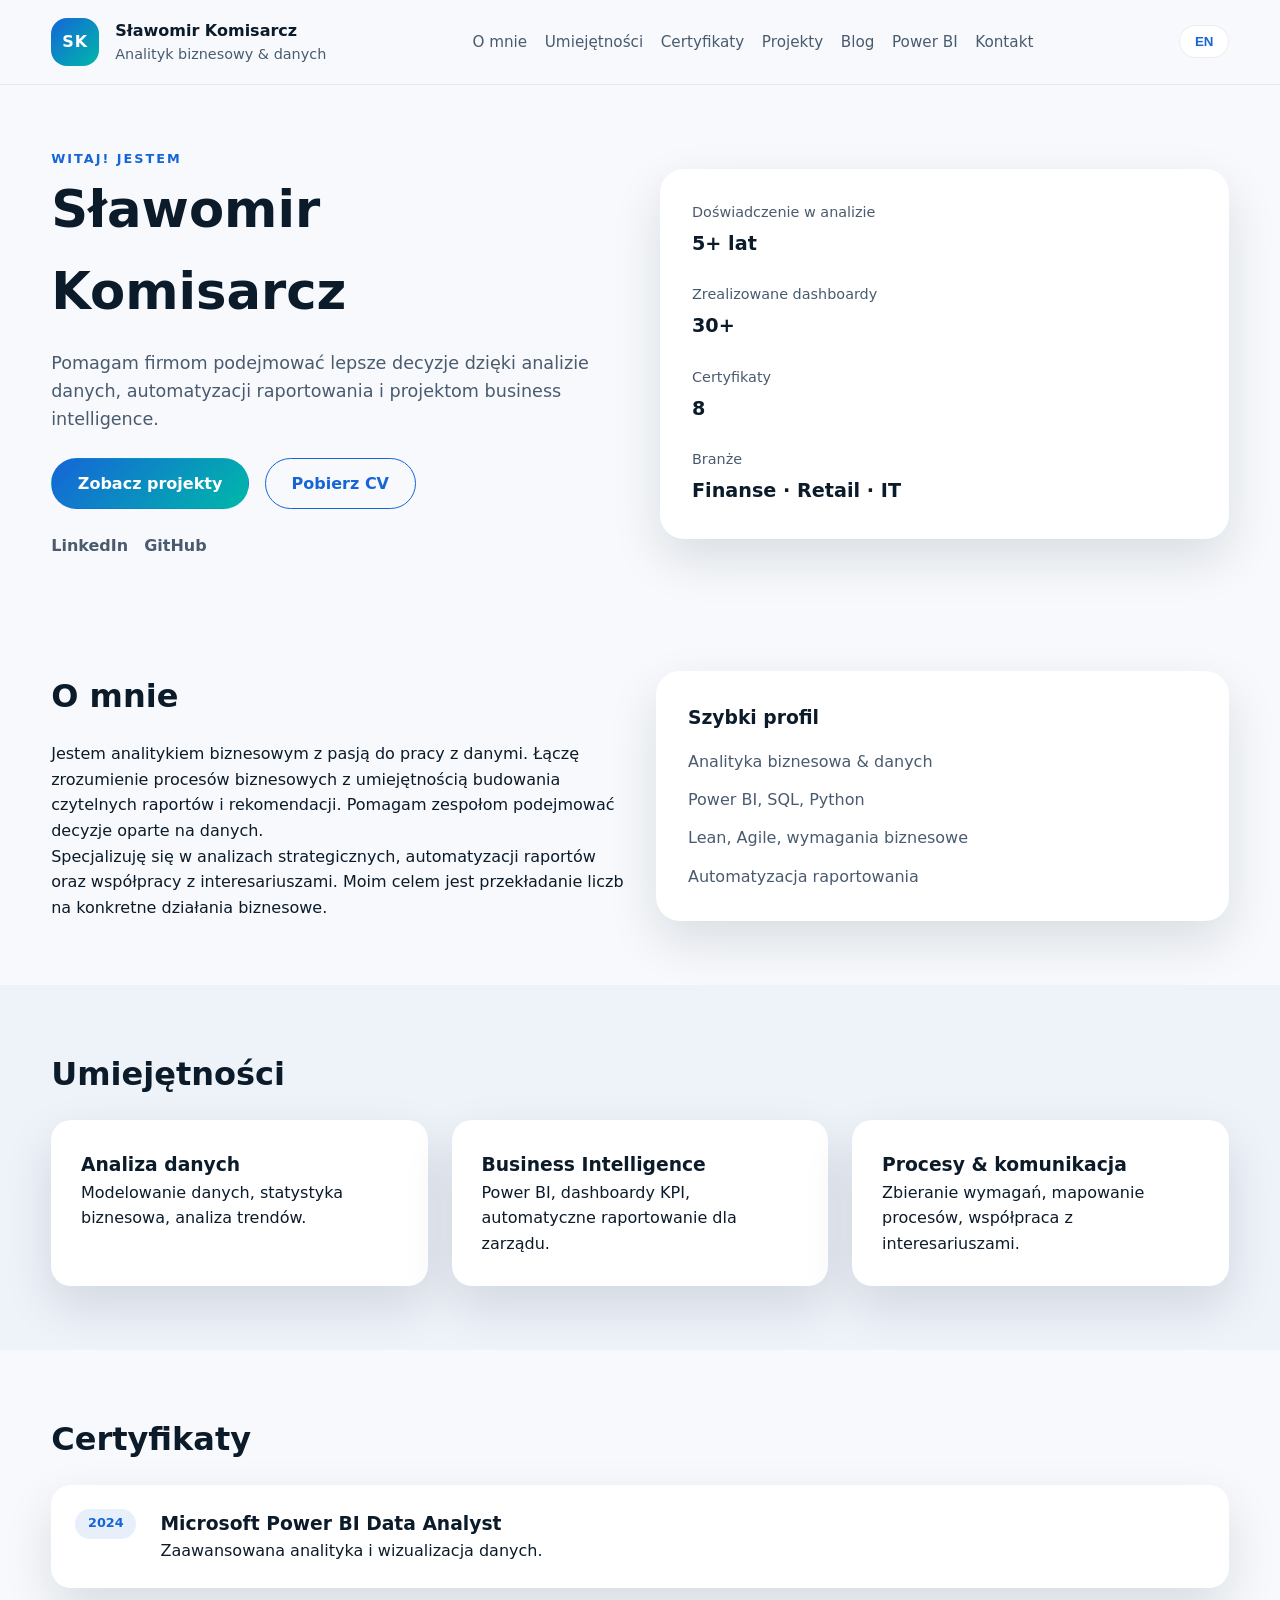
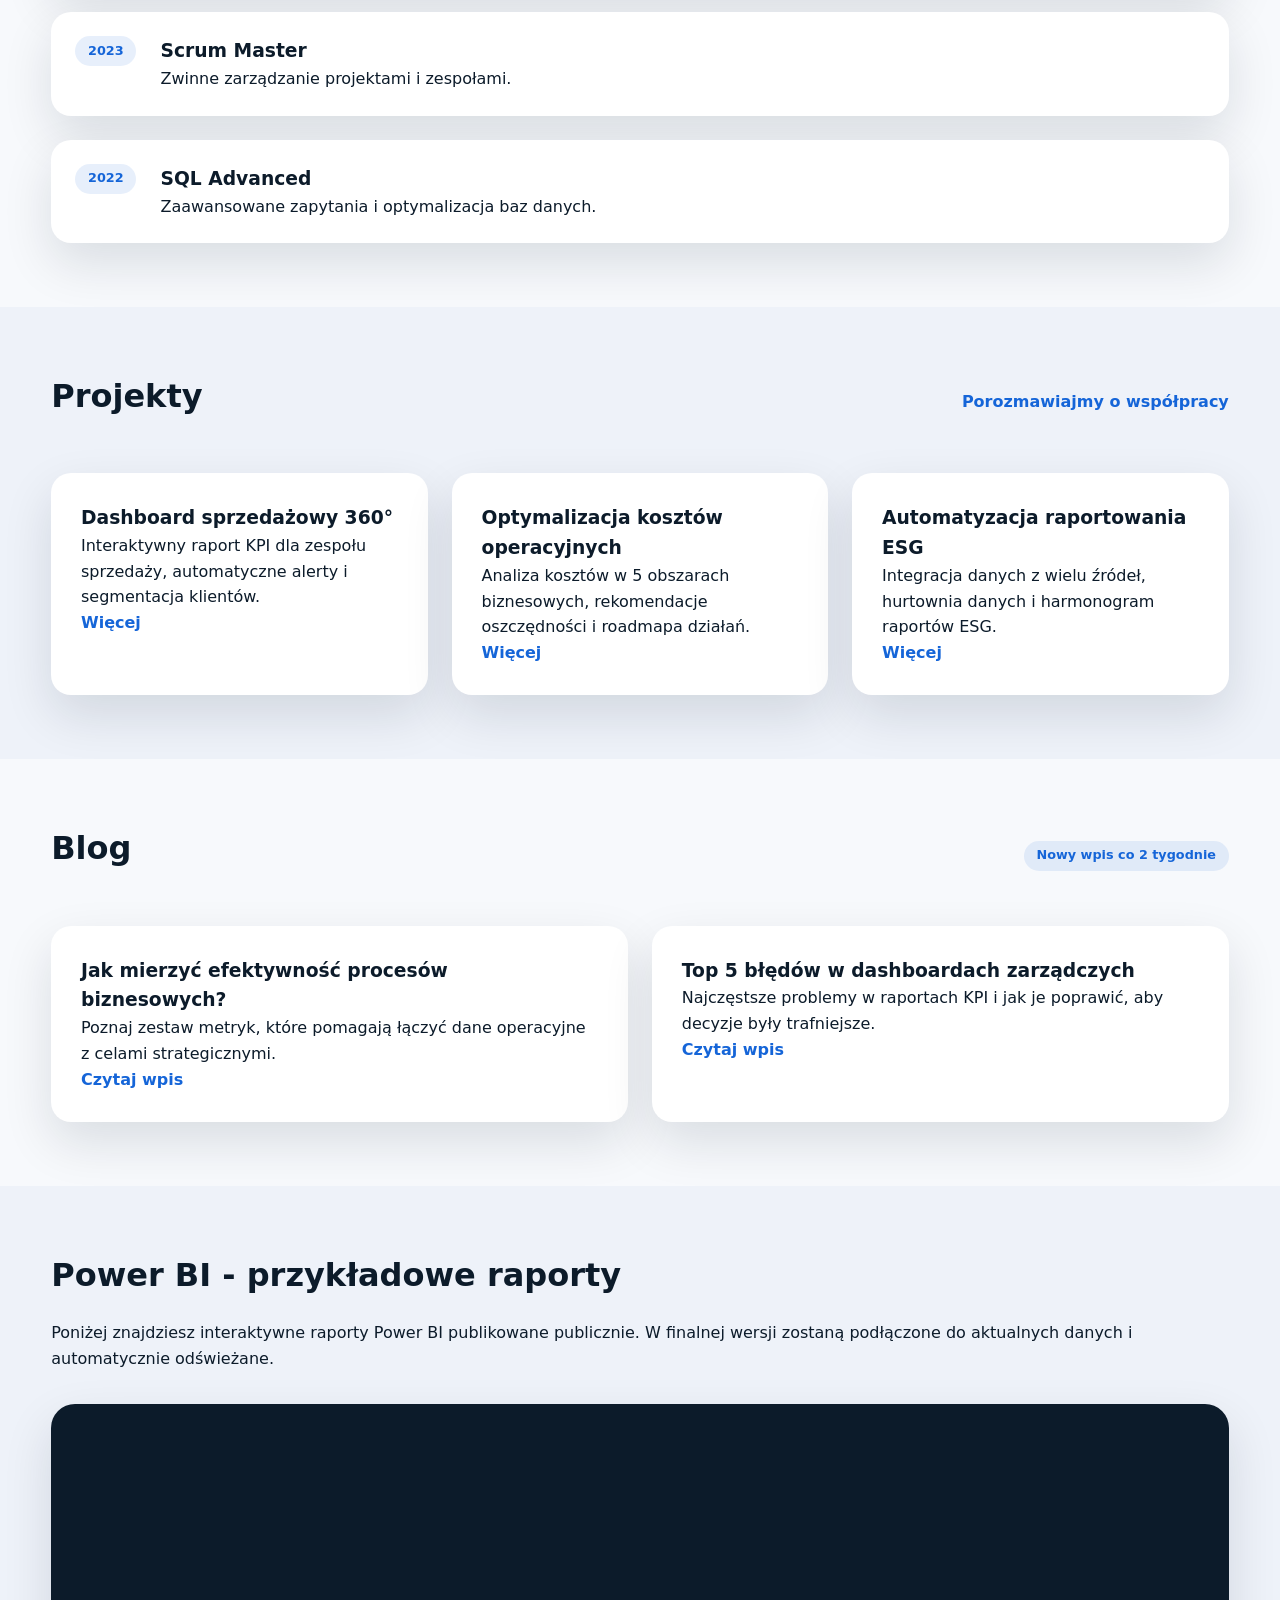
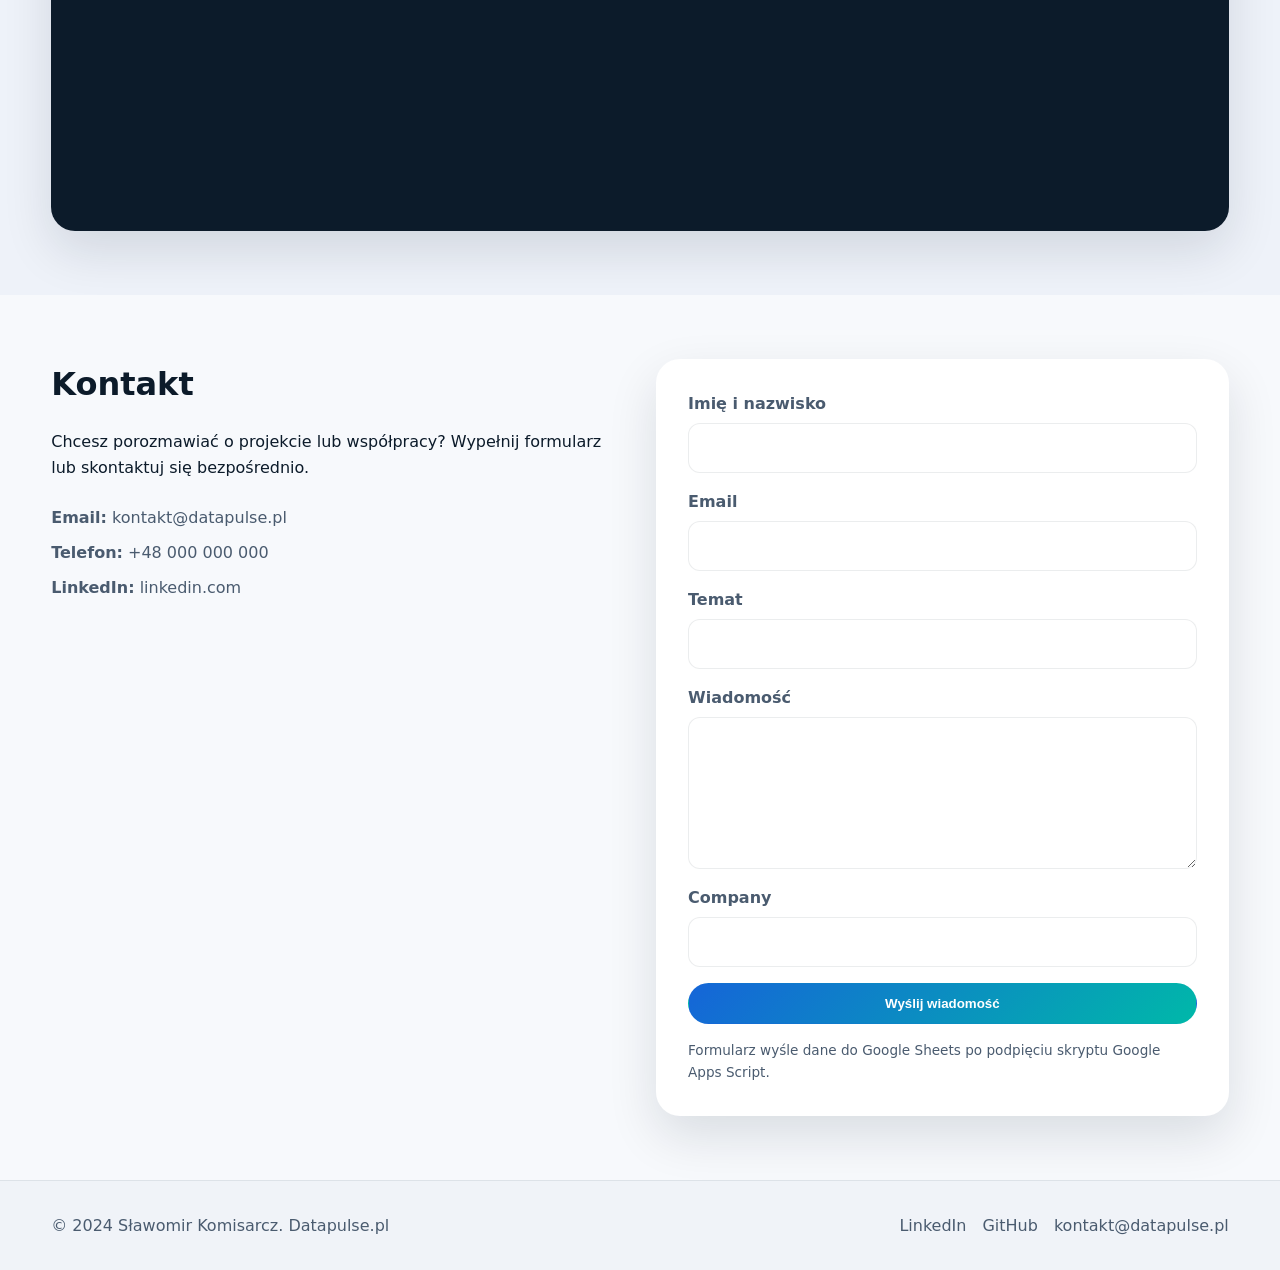
<file: portfolio/index.html>
<!DOCTYPE html>
<html lang="pl">
  <head>
    <meta charset="UTF-8" />
    <meta name="viewport" content="width=device-width, initial-scale=1" />
    <title>Sławomir Komisarcz - Portfolio</title>
    <meta
      name="description"
      content="Portfolio analityka biznesowego i danych - projekty, certyfikaty, blog i raporty Power BI."
    />
    <link rel="stylesheet" href="styles.css" />
  </head>
  <body>
    <header class="site-header">
      <div class="container header-content">
        <div class="brand">
          <span class="brand-mark">SK</span>
          <div>
            <p class="brand-title">Sławomir Komisarcz</p>
            <p class="brand-subtitle" data-i18n="tagline">Analityk biznesowy &amp; danych</p>
          </div>
        </div>
        <nav class="main-nav">
          <a href="#about" data-i18n="nav.about">O mnie</a>
          <a href="#skills" data-i18n="nav.skills">Umiejętności</a>
          <a href="#certs" data-i18n="nav.certs">Certyfikaty</a>
          <a href="#projects" data-i18n="nav.projects">Projekty</a>
          <a href="#blog" data-i18n="nav.blog">Blog</a>
          <a href="#powerbi" data-i18n="nav.powerbi">Power BI</a>
          <a href="#contact" data-i18n="nav.contact">Kontakt</a>
        </nav>
        <button class="lang-toggle" type="button" data-lang-toggle>EN</button>
      </div>
    </header>

    <main>
      <section class="hero">
        <div class="container hero-content">
          <div class="hero-text">
            <p class="eyebrow" data-i18n="hero.eyebrow">Witaj! Jestem</p>
            <h1>Sławomir Komisarcz</h1>
            <p class="lead" data-i18n="hero.lead">
              Pomagam firmom podejmować lepsze decyzje dzięki analizie danych, automatyzacji raportowania i
              projektom business intelligence.
            </p>
            <div class="hero-actions">
              <a class="button primary" href="#projects" data-i18n="hero.primary">Zobacz projekty</a>
              <a class="button ghost" href="assets/CV-Sławomir-Komisarczyk.pdf" data-i18n="hero.secondary" download
                >Pobierz CV</a
              >
            </div>
            <div class="hero-socials">
              <a href="https://www.linkedin.com/in/slawomir-komisarczyk/" target="_blank" rel="noreferrer">LinkedIn</a>
              <a href="https://github.com/" target="_blank" rel="noreferrer">GitHub</a>
            </div>
          </div>
          <div class="hero-card">
            <div class="metric">
              <p class="metric-label" data-i18n="hero.metric1">Doświadczenie w analizie</p>
              <p class="metric-value">5+ lat</p>
            </div>
            <div class="metric">
              <p class="metric-label" data-i18n="hero.metric2">Zrealizowane dashboardy</p>
              <p class="metric-value">30+</p>
            </div>
            <div class="metric">
              <p class="metric-label" data-i18n="hero.metric3">Certyfikaty</p>
              <p class="metric-value">8</p>
            </div>
            <div class="metric">
              <p class="metric-label" data-i18n="hero.metric4">Branże</p>
              <p class="metric-value">Finanse · Retail · IT</p>
            </div>
          </div>
        </div>
      </section>

      <section class="section" id="about">
        <div class="container two-columns">
          <div>
            <h2 data-i18n="about.title">O mnie</h2>
            <p data-i18n="about.body">
              Jestem analitykiem biznesowym z pasją do pracy z danymi. Łączę zrozumienie procesów biznesowych z
              umiejętnością budowania czytelnych raportów i rekomendacji. Pomagam zespołom podejmować decyzje
              oparte na danych.
            </p>
            <p data-i18n="about.body2">
              Specjalizuję się w analizach strategicznych, automatyzacji raportów oraz współpracy z
              interesariuszami. Moim celem jest przekładanie liczb na konkretne działania biznesowe.
            </p>
          </div>
          <div class="highlight">
            <h3 data-i18n="about.highlightTitle">Szybki profil</h3>
            <ul>
              <li data-i18n="about.highlight1">Analityka biznesowa &amp; danych</li>
              <li data-i18n="about.highlight2">Power BI, SQL, Python</li>
              <li data-i18n="about.highlight3">Lean, Agile, wymagania biznesowe</li>
              <li data-i18n="about.highlight4">Automatyzacja raportowania</li>
            </ul>
          </div>
        </div>
      </section>

      <section class="section alt" id="skills">
        <div class="container">
          <h2 data-i18n="skills.title">Umiejętności</h2>
          <div class="grid three">
            <article class="card">
              <h3 data-i18n="skills.card1.title">Analiza danych</h3>
              <p data-i18n="skills.card1.body">Modelowanie danych, statystyka biznesowa, analiza trendów.</p>
            </article>
            <article class="card">
              <h3 data-i18n="skills.card2.title">Business Intelligence</h3>
              <p data-i18n="skills.card2.body">
                Power BI, dashboardy KPI, automatyczne raportowanie dla zarządu.
              </p>
            </article>
            <article class="card">
              <h3 data-i18n="skills.card3.title">Procesy &amp; komunikacja</h3>
              <p data-i18n="skills.card3.body">
                Zbieranie wymagań, mapowanie procesów, współpraca z interesariuszami.
              </p>
            </article>
          </div>
        </div>
      </section>

      <section class="section" id="certs">
        <div class="container">
          <h2 data-i18n="certs.title">Certyfikaty</h2>
          <div class="timeline">
            <div class="timeline-item">
              <span class="pill">2024</span>
              <div>
                <h3>Microsoft Power BI Data Analyst</h3>
                <p data-i18n="certs.item1">Zaawansowana analityka i wizualizacja danych.</p>
              </div>
            </div>
            <div class="timeline-item">
              <span class="pill">2023</span>
              <div>
                <h3>Scrum Master</h3>
                <p data-i18n="certs.item2">Zwinne zarządzanie projektami i zespołami.</p>
              </div>
            </div>
            <div class="timeline-item">
              <span class="pill">2022</span>
              <div>
                <h3>SQL Advanced</h3>
                <p data-i18n="certs.item3">Zaawansowane zapytania i optymalizacja baz danych.</p>
              </div>
            </div>
          </div>
        </div>
      </section>

      <section class="section alt" id="projects">
        <div class="container">
          <div class="section-heading">
            <h2 data-i18n="projects.title">Projekty</h2>
            <a class="text-link" href="#contact" data-i18n="projects.cta">Porozmawiajmy o współpracy</a>
          </div>
          <div class="grid three">
            <article class="card project-card">
              <h3 data-i18n="projects.p1.title">Dashboard sprzedażowy 360°</h3>
              <p data-i18n="projects.p1.body">
                Interaktywny raport KPI dla zespołu sprzedaży, automatyczne alerty i segmentacja klientów.
              </p>
              <a href="projects/dashboard-sprzedazowy.html" class="text-link" data-i18n="projects.more">Więcej</a>
            </article>
            <article class="card project-card">
              <h3 data-i18n="projects.p2.title">Optymalizacja kosztów operacyjnych</h3>
              <p data-i18n="projects.p2.body">
                Analiza kosztów w 5 obszarach biznesowych, rekomendacje oszczędności i roadmapa działań.
              </p>
              <a href="projects/optymalizacja-kosztow.html" class="text-link" data-i18n="projects.more">Więcej</a>
            </article>
            <article class="card project-card">
              <h3 data-i18n="projects.p3.title">Automatyzacja raportowania ESG</h3>
              <p data-i18n="projects.p3.body">
                Integracja danych z wielu źródeł, hurtownia danych i harmonogram raportów ESG.
              </p>
              <a href="projects/raportowanie-esg.html" class="text-link" data-i18n="projects.more">Więcej</a>
            </article>
          </div>
        </div>
      </section>

      <section class="section" id="blog">
        <div class="container">
          <div class="section-heading">
            <h2 data-i18n="blog.title">Blog</h2>
            <span class="pill" data-i18n="blog.frequency">Nowy wpis co 2 tygodnie</span>
          </div>
          <div class="grid two">
            <article class="card">
              <h3 data-i18n="blog.post1.title">Jak mierzyć efektywność procesów biznesowych?</h3>
              <p data-i18n="blog.post1.body">
                Poznaj zestaw metryk, które pomagają łączyć dane operacyjne z celami strategicznymi.
              </p>
              <a href="blog/procesy-biznesowe.html" class="text-link" data-i18n="blog.read">Czytaj wpis</a>
            </article>
            <article class="card">
              <h3 data-i18n="blog.post2.title">Top 5 błędów w dashboardach zarządczych</h3>
              <p data-i18n="blog.post2.body">
                Najczęstsze problemy w raportach KPI i jak je poprawić, aby decyzje były trafniejsze.
              </p>
              <a href="blog/bledy-dashboardy.html" class="text-link" data-i18n="blog.read">Czytaj wpis</a>
            </article>
          </div>
        </div>
      </section>

      <section class="section alt" id="powerbi">
        <div class="container">
          <h2 data-i18n="powerbi.title">Power BI - przykładowe raporty</h2>
          <p data-i18n="powerbi.body">
            Poniżej znajdziesz interaktywne raporty Power BI publikowane publicznie. W finalnej wersji zostaną
            podłączone do aktualnych danych i automatycznie odświeżane.
          </p>
          <div class="powerbi-embed">
            <iframe
              title="Power BI raport"
              src="https://app.powerbi.com/view?r=YOUR_PUBLIC_REPORT"
              loading="lazy"
            ></iframe>
          </div>
        </div>
      </section>

      <section class="section" id="contact">
        <div class="container two-columns">
          <div>
            <h2 data-i18n="contact.title">Kontakt</h2>
            <p data-i18n="contact.body">
              Chcesz porozmawiać o projekcie lub współpracy? Wypełnij formularz lub skontaktuj się bezpośrednio.
            </p>
            <div class="contact-info">
              <p><strong>Email:</strong> kontakt@datapulse.pl</p>
              <p><strong>Telefon:</strong> +48 000 000 000</p>
              <p><strong>LinkedIn:</strong> <a href="https://www.linkedin.com/" target="_blank">linkedin.com</a></p>
            </div>
          </div>
          <form class="contact-form" action="" method="post">
            <input type="hidden" name="subject" value="Nowa wiadomość z portfolio" />
            <label>
              <span data-i18n="contact.form.name">Imię i nazwisko</span>
              <input name="name" type="text" required />
            </label>
            <label>
              <span data-i18n="contact.form.email">Email</span>
              <input name="email" type="email" required />
            </label>
            <label>
              <span data-i18n="contact.form.topic">Temat</span>
              <input name="topic" type="text" />
            </label>
            <label>
              <span data-i18n="contact.form.message">Wiadomość</span>
              <textarea name="message" rows="5" required></textarea>
            </label>
            <label class="honeypot" aria-hidden="true">
              <span>Company</span>
              <input name="company" type="text" tabindex="-1" autocomplete="off" />
            </label>
            <button type="submit" class="button primary" data-i18n="contact.form.submit">Wyślij wiadomość</button>
            <p class="form-note" data-i18n="contact.form.note">
              Formularz wyśle dane do Google Sheets po podpięciu skryptu Google Apps Script.
            </p>
          </form>
        </div>
      </section>
    </main>

    <footer class="site-footer">
      <div class="container footer-content">
        <p>© 2024 Sławomir Komisarcz. Datapulse.pl</p>
        <div class="footer-links">
          <a href="https://www.linkedin.com/" target="_blank">LinkedIn</a>
          <a href="https://github.com/" target="_blank">GitHub</a>
          <a href="mailto:kontakt@datapulse.pl">kontakt@datapulse.pl</a>
        </div>
      </div>
    </footer>

    <script src="scripts.js"></script>
  </body>
</html>
</file>
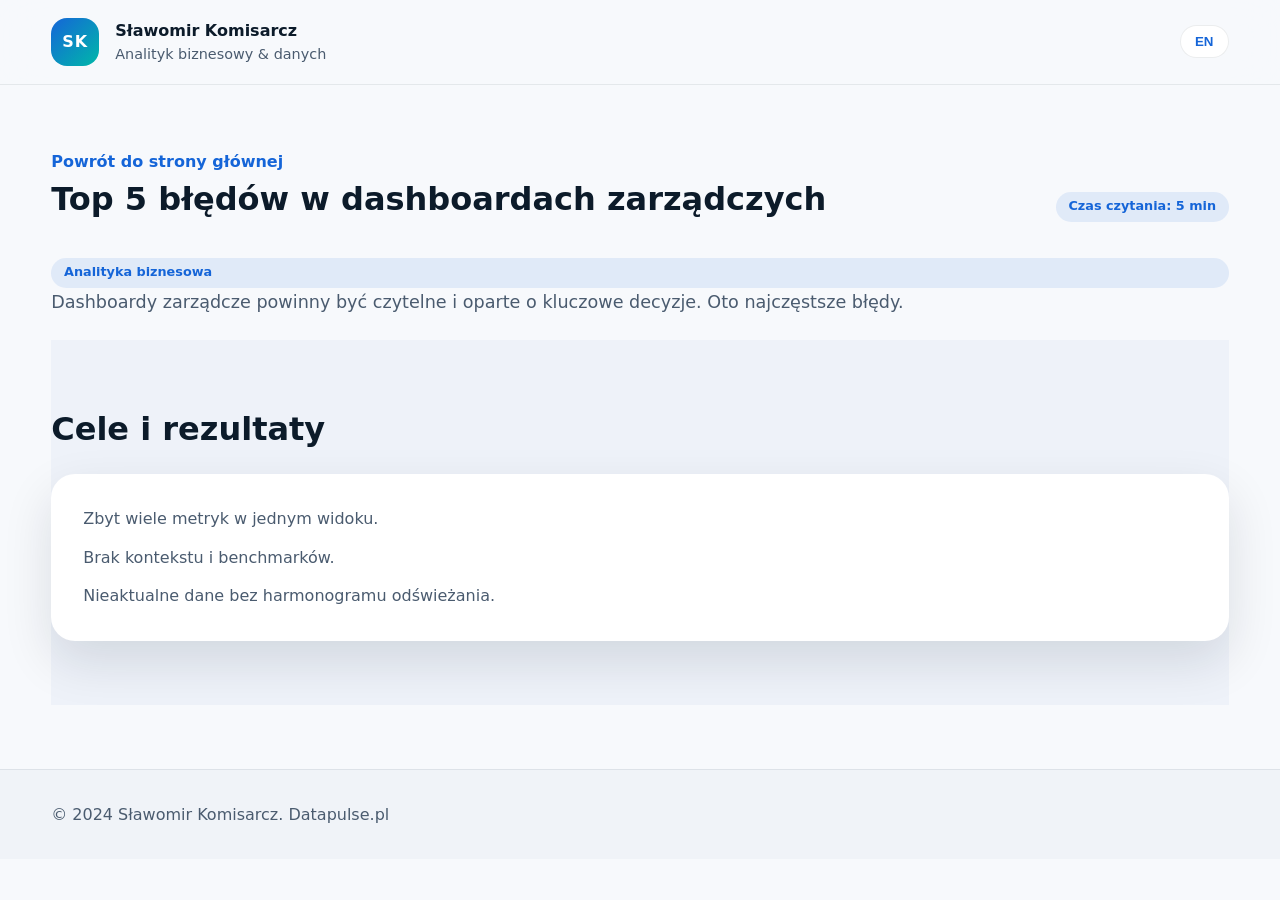
<file: portfolio/blog/bledy-dashboardy.html>
<!DOCTYPE html>
<html lang="pl">
  <head>
    <meta charset="UTF-8" />
    <meta name="viewport" content="width=device-width, initial-scale=1" />
    <title>Top 5 błędów w dashboardach zarządczych - Blog</title>
    <link rel="stylesheet" href="../styles.css" />
  </head>
  <body>
    <header class="site-header">
      <div class="container header-content">
        <div class="brand">
          <span class="brand-mark">SK</span>
          <div>
            <p class="brand-title">Sławomir Komisarcz</p>
            <p class="brand-subtitle" data-i18n="tagline">Analityk biznesowy &amp; danych</p>
          </div>
        </div>
        <button class="lang-toggle" type="button" data-lang-toggle>EN</button>
      </div>
    </header>

    <main class="section">
      <div class="container">
        <a class="text-link" href="../index.html" data-i18n="blogPages.back">Powrót do strony głównej</a>
        <div class="section-heading">
          <h1 data-i18n="blog2.title">Top 5 błędów w dashboardach zarządczych</h1>
          <span class="pill" data-i18n="blogPages.readTime">Czas czytania: 5 min</span>
        </div>
        <p class="pill" data-i18n="blogPages.tag">Analityka biznesowa</p>
        <p class="lead" data-i18n="blog2.intro"></p>

        <section class="section alt">
          <h2 data-i18n="projectPages.goals">Cele i rezultaty</h2>
          <ul class="highlight">
            <li data-i18n="blog2.points.0"></li>
            <li data-i18n="blog2.points.1"></li>
            <li data-i18n="blog2.points.2"></li>
          </ul>
        </section>
      </div>
    </main>

    <footer class="site-footer">
      <div class="container footer-content">
        <p>© 2024 Sławomir Komisarcz. Datapulse.pl</p>
      </div>
    </footer>

    <script src="../scripts.js"></script>
  </body>
</html>
</file>
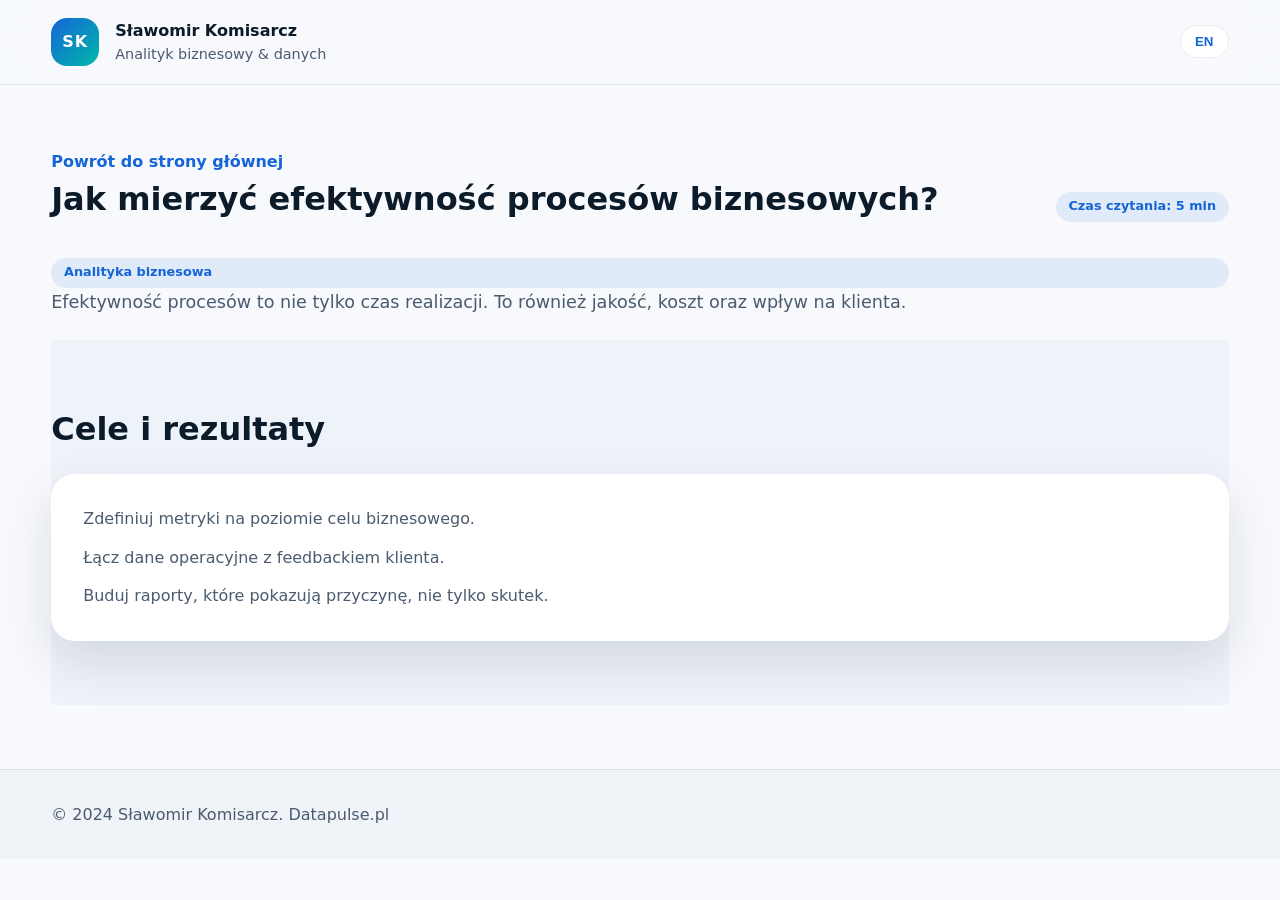
<file: portfolio/blog/procesy-biznesowe.html>
<!DOCTYPE html>
<html lang="pl">
  <head>
    <meta charset="UTF-8" />
    <meta name="viewport" content="width=device-width, initial-scale=1" />
    <title>Jak mierzyć efektywność procesów biznesowych? - Blog</title>
    <link rel="stylesheet" href="../styles.css" />
  </head>
  <body>
    <header class="site-header">
      <div class="container header-content">
        <div class="brand">
          <span class="brand-mark">SK</span>
          <div>
            <p class="brand-title">Sławomir Komisarcz</p>
            <p class="brand-subtitle" data-i18n="tagline">Analityk biznesowy &amp; danych</p>
          </div>
        </div>
        <button class="lang-toggle" type="button" data-lang-toggle>EN</button>
      </div>
    </header>

    <main class="section">
      <div class="container">
        <a class="text-link" href="../index.html" data-i18n="blogPages.back">Powrót do strony głównej</a>
        <div class="section-heading">
          <h1 data-i18n="blog1.title">Jak mierzyć efektywność procesów biznesowych?</h1>
          <span class="pill" data-i18n="blogPages.readTime">Czas czytania: 5 min</span>
        </div>
        <p class="pill" data-i18n="blogPages.tag">Analityka biznesowa</p>
        <p class="lead" data-i18n="blog1.intro"></p>

        <section class="section alt">
          <h2 data-i18n="projectPages.goals">Cele i rezultaty</h2>
          <ul class="highlight">
            <li data-i18n="blog1.points.0"></li>
            <li data-i18n="blog1.points.1"></li>
            <li data-i18n="blog1.points.2"></li>
          </ul>
        </section>
      </div>
    </main>

    <footer class="site-footer">
      <div class="container footer-content">
        <p>© 2024 Sławomir Komisarcz. Datapulse.pl</p>
      </div>
    </footer>

    <script src="../scripts.js"></script>
  </body>
</html>
</file>
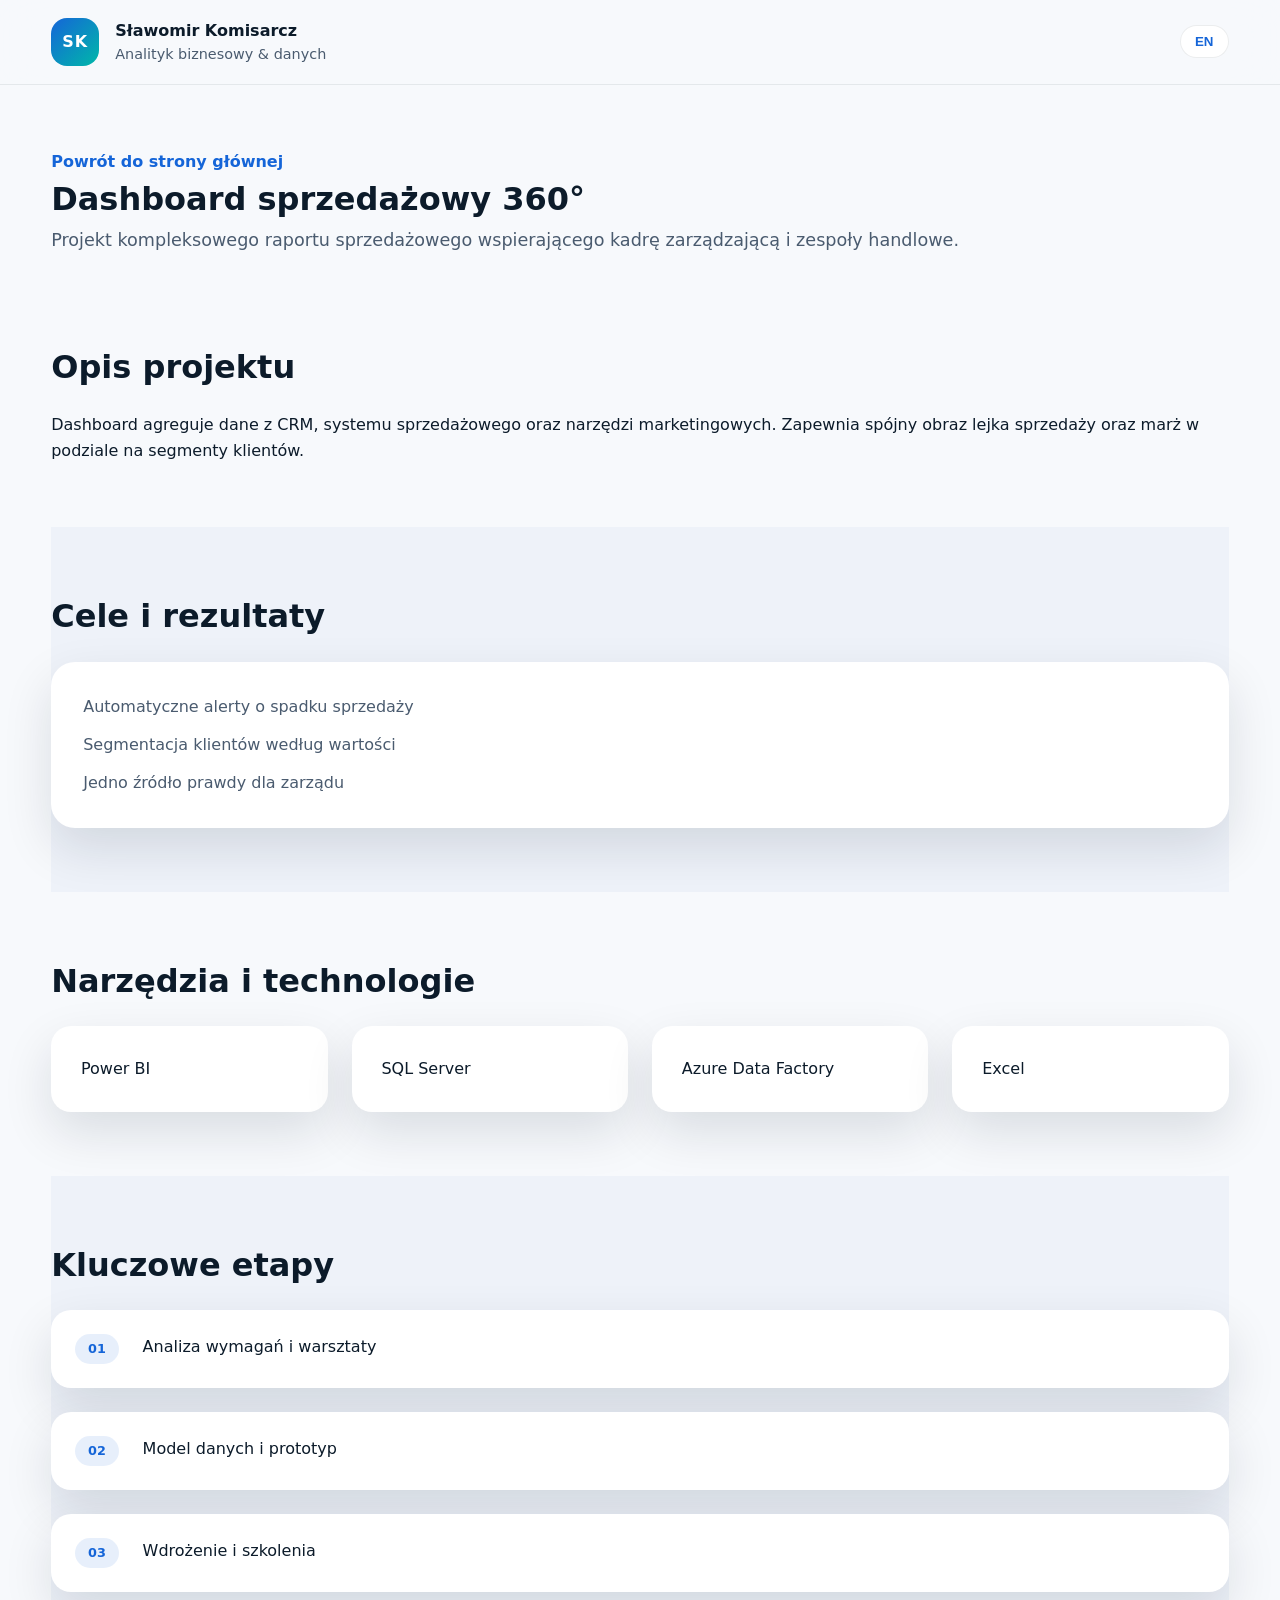
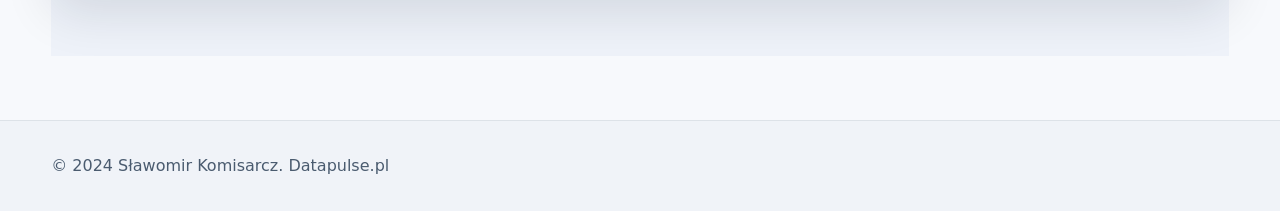
<file: portfolio/projects/dashboard-sprzedazowy.html>
<!DOCTYPE html>
<html lang="pl">
  <head>
    <meta charset="UTF-8" />
    <meta name="viewport" content="width=device-width, initial-scale=1" />
    <title>Dashboard sprzedażowy 360° - Portfolio</title>
    <link rel="stylesheet" href="../styles.css" />
  </head>
  <body>
    <header class="site-header">
      <div class="container header-content">
        <div class="brand">
          <span class="brand-mark">SK</span>
          <div>
            <p class="brand-title">Sławomir Komisarcz</p>
            <p class="brand-subtitle" data-i18n="tagline">Analityk biznesowy &amp; danych</p>
          </div>
        </div>
        <button class="lang-toggle" type="button" data-lang-toggle>EN</button>
      </div>
    </header>

    <main class="section">
      <div class="container">
        <a class="text-link" href="../index.html" data-i18n="projectPages.back">Powrót do strony głównej</a>
        <h1 data-i18n="project1.title">Dashboard sprzedażowy 360°</h1>
        <p class="lead" data-i18n="project1.summary"></p>

        <section class="section">
          <h2 data-i18n="projectPages.overview">Opis projektu</h2>
          <p data-i18n="project1.overview"></p>
        </section>

        <section class="section alt">
          <h2 data-i18n="projectPages.goals">Cele i rezultaty</h2>
          <ul class="highlight">
            <li data-i18n="project1.goals.0"></li>
            <li data-i18n="project1.goals.1"></li>
            <li data-i18n="project1.goals.2"></li>
          </ul>
        </section>

        <section class="section">
          <h2 data-i18n="projectPages.tools">Narzędzia i technologie</h2>
          <div class="grid three">
            <div class="card" data-i18n="project1.tools.0"></div>
            <div class="card" data-i18n="project1.tools.1"></div>
            <div class="card" data-i18n="project1.tools.2"></div>
            <div class="card" data-i18n="project1.tools.3"></div>
          </div>
        </section>

        <section class="section alt">
          <h2 data-i18n="projectPages.timeline">Kluczowe etapy</h2>
          <div class="timeline">
            <div class="timeline-item">
              <span class="pill">01</span>
              <div data-i18n="project1.timeline.0"></div>
            </div>
            <div class="timeline-item">
              <span class="pill">02</span>
              <div data-i18n="project1.timeline.1"></div>
            </div>
            <div class="timeline-item">
              <span class="pill">03</span>
              <div data-i18n="project1.timeline.2"></div>
            </div>
          </div>
        </section>
      </div>
    </main>

    <footer class="site-footer">
      <div class="container footer-content">
        <p>© 2024 Sławomir Komisarcz. Datapulse.pl</p>
      </div>
    </footer>

    <script src="../scripts.js"></script>
  </body>
</html>
</file>
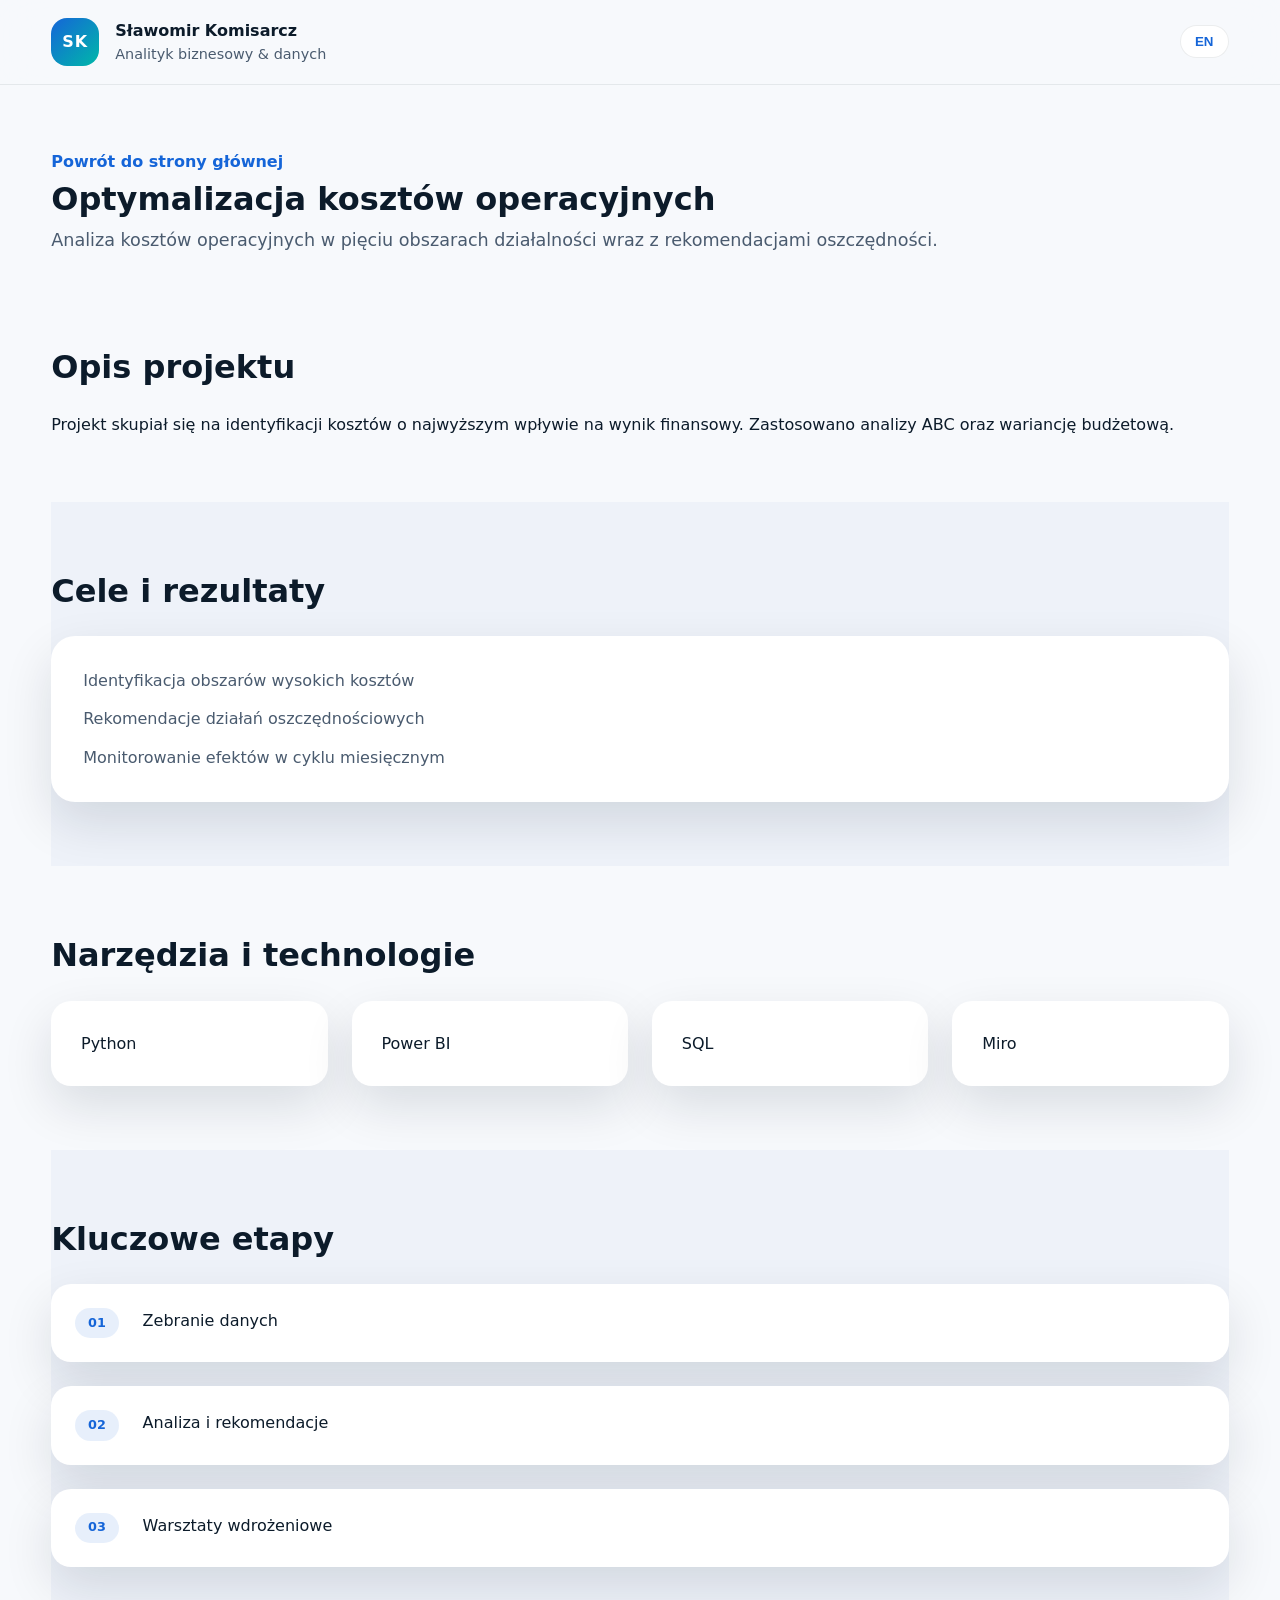
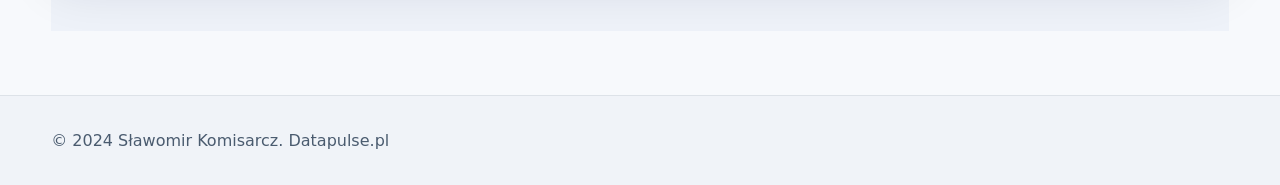
<file: portfolio/projects/optymalizacja-kosztow.html>
<!DOCTYPE html>
<html lang="pl">
  <head>
    <meta charset="UTF-8" />
    <meta name="viewport" content="width=device-width, initial-scale=1" />
    <title>Optymalizacja kosztów operacyjnych - Portfolio</title>
    <link rel="stylesheet" href="../styles.css" />
  </head>
  <body>
    <header class="site-header">
      <div class="container header-content">
        <div class="brand">
          <span class="brand-mark">SK</span>
          <div>
            <p class="brand-title">Sławomir Komisarcz</p>
            <p class="brand-subtitle" data-i18n="tagline">Analityk biznesowy &amp; danych</p>
          </div>
        </div>
        <button class="lang-toggle" type="button" data-lang-toggle>EN</button>
      </div>
    </header>

    <main class="section">
      <div class="container">
        <a class="text-link" href="../index.html" data-i18n="projectPages.back">Powrót do strony głównej</a>
        <h1 data-i18n="project2.title">Optymalizacja kosztów operacyjnych</h1>
        <p class="lead" data-i18n="project2.summary"></p>

        <section class="section">
          <h2 data-i18n="projectPages.overview">Opis projektu</h2>
          <p data-i18n="project2.overview"></p>
        </section>

        <section class="section alt">
          <h2 data-i18n="projectPages.goals">Cele i rezultaty</h2>
          <ul class="highlight">
            <li data-i18n="project2.goals.0"></li>
            <li data-i18n="project2.goals.1"></li>
            <li data-i18n="project2.goals.2"></li>
          </ul>
        </section>

        <section class="section">
          <h2 data-i18n="projectPages.tools">Narzędzia i technologie</h2>
          <div class="grid three">
            <div class="card" data-i18n="project2.tools.0"></div>
            <div class="card" data-i18n="project2.tools.1"></div>
            <div class="card" data-i18n="project2.tools.2"></div>
            <div class="card" data-i18n="project2.tools.3"></div>
          </div>
        </section>

        <section class="section alt">
          <h2 data-i18n="projectPages.timeline">Kluczowe etapy</h2>
          <div class="timeline">
            <div class="timeline-item">
              <span class="pill">01</span>
              <div data-i18n="project2.timeline.0"></div>
            </div>
            <div class="timeline-item">
              <span class="pill">02</span>
              <div data-i18n="project2.timeline.1"></div>
            </div>
            <div class="timeline-item">
              <span class="pill">03</span>
              <div data-i18n="project2.timeline.2"></div>
            </div>
          </div>
        </section>
      </div>
    </main>

    <footer class="site-footer">
      <div class="container footer-content">
        <p>© 2024 Sławomir Komisarcz. Datapulse.pl</p>
      </div>
    </footer>

    <script src="../scripts.js"></script>
  </body>
</html>
</file>
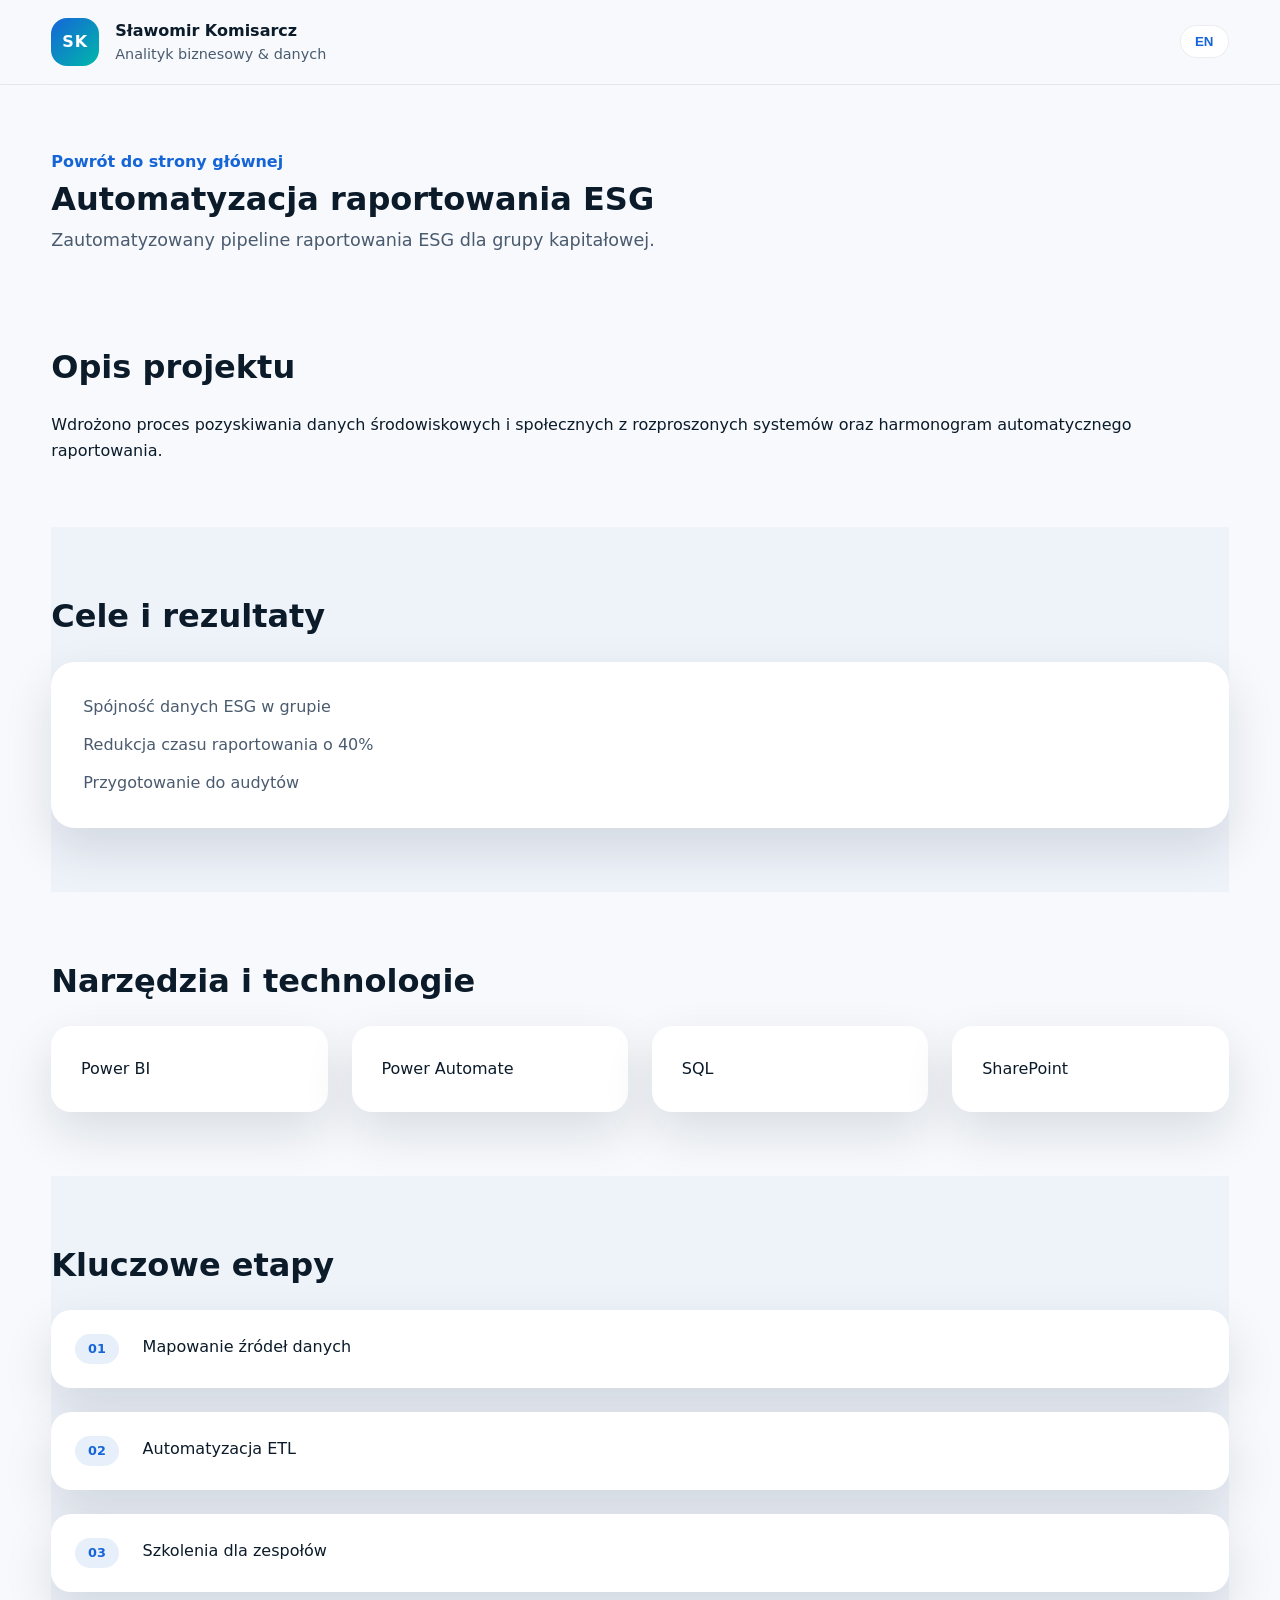
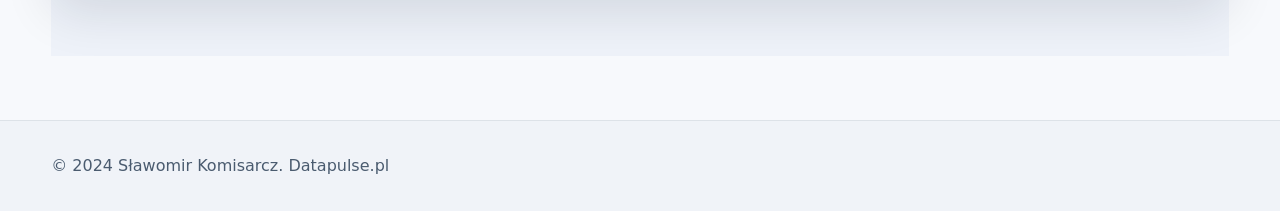
<file: portfolio/projects/raportowanie-esg.html>
<!DOCTYPE html>
<html lang="pl">
  <head>
    <meta charset="UTF-8" />
    <meta name="viewport" content="width=device-width, initial-scale=1" />
    <title>Automatyzacja raportowania ESG - Portfolio</title>
    <link rel="stylesheet" href="../styles.css" />
  </head>
  <body>
    <header class="site-header">
      <div class="container header-content">
        <div class="brand">
          <span class="brand-mark">SK</span>
          <div>
            <p class="brand-title">Sławomir Komisarcz</p>
            <p class="brand-subtitle" data-i18n="tagline">Analityk biznesowy &amp; danych</p>
          </div>
        </div>
        <button class="lang-toggle" type="button" data-lang-toggle>EN</button>
      </div>
    </header>

    <main class="section">
      <div class="container">
        <a class="text-link" href="../index.html" data-i18n="projectPages.back">Powrót do strony głównej</a>
        <h1 data-i18n="project3.title">Automatyzacja raportowania ESG</h1>
        <p class="lead" data-i18n="project3.summary"></p>

        <section class="section">
          <h2 data-i18n="projectPages.overview">Opis projektu</h2>
          <p data-i18n="project3.overview"></p>
        </section>

        <section class="section alt">
          <h2 data-i18n="projectPages.goals">Cele i rezultaty</h2>
          <ul class="highlight">
            <li data-i18n="project3.goals.0"></li>
            <li data-i18n="project3.goals.1"></li>
            <li data-i18n="project3.goals.2"></li>
          </ul>
        </section>

        <section class="section">
          <h2 data-i18n="projectPages.tools">Narzędzia i technologie</h2>
          <div class="grid three">
            <div class="card" data-i18n="project3.tools.0"></div>
            <div class="card" data-i18n="project3.tools.1"></div>
            <div class="card" data-i18n="project3.tools.2"></div>
            <div class="card" data-i18n="project3.tools.3"></div>
          </div>
        </section>

        <section class="section alt">
          <h2 data-i18n="projectPages.timeline">Kluczowe etapy</h2>
          <div class="timeline">
            <div class="timeline-item">
              <span class="pill">01</span>
              <div data-i18n="project3.timeline.0"></div>
            </div>
            <div class="timeline-item">
              <span class="pill">02</span>
              <div data-i18n="project3.timeline.1"></div>
            </div>
            <div class="timeline-item">
              <span class="pill">03</span>
              <div data-i18n="project3.timeline.2"></div>
            </div>
          </div>
        </section>
      </div>
    </main>

    <footer class="site-footer">
      <div class="container footer-content">
        <p>© 2024 Sławomir Komisarcz. Datapulse.pl</p>
      </div>
    </footer>

    <script src="../scripts.js"></script>
  </body>
</html>
</file>
<file: portfolio/styles.css>
:root {
  color-scheme: light;
  --bg: #f7f9fc;
  --text: #0c1b2a;
  --muted: #4a5b6f;
  --brand: #1565d8;
  --brand-dark: #0b3a7a;
  --accent: #00b8a9;
  --card: #ffffff;
  --border: rgba(12, 27, 42, 0.08);
  --shadow: 0 20px 50px rgba(12, 27, 42, 0.12);
}

* {
  box-sizing: border-box;
  margin: 0;
  padding: 0;
}

body {
  font-family: "Inter", "Segoe UI", system-ui, sans-serif;
  background: var(--bg);
  color: var(--text);
  line-height: 1.6;
}

a {
  color: inherit;
  text-decoration: none;
}

img {
  max-width: 100%;
}

.container {
  width: min(1200px, 92%);
  margin: 0 auto;
}

.site-header {
  position: sticky;
  top: 0;
  z-index: 10;
  background: rgba(247, 249, 252, 0.9);
  backdrop-filter: blur(20px);
  border-bottom: 1px solid var(--border);
}

.header-content {
  display: flex;
  align-items: center;
  justify-content: space-between;
  padding: 1.1rem 0;
  gap: 1rem;
}

.brand {
  display: flex;
  align-items: center;
  gap: 1rem;
}

.brand-mark {
  display: grid;
  place-items: center;
  width: 48px;
  height: 48px;
  background: linear-gradient(135deg, var(--brand), var(--accent));
  color: #fff;
  border-radius: 16px;
  font-weight: 700;
  letter-spacing: 1px;
}

.brand-title {
  font-weight: 700;
}

.brand-subtitle {
  color: var(--muted);
  font-size: 0.9rem;
}

.main-nav {
  display: flex;
  gap: 1.1rem;
  flex-wrap: wrap;
  font-size: 0.95rem;
}

.main-nav a {
  color: var(--muted);
  transition: color 0.2s ease;
}

.main-nav a:hover {
  color: var(--brand);
}

.lang-toggle {
  border: 1px solid var(--border);
  padding: 0.5rem 0.9rem;
  border-radius: 999px;
  background: #fff;
  cursor: pointer;
  font-weight: 600;
  color: var(--brand);
}

.hero {
  padding: 4rem 0 3rem;
}

.hero-content {
  display: grid;
  grid-template-columns: repeat(auto-fit, minmax(280px, 1fr));
  gap: 2.5rem;
  align-items: center;
}

.hero-text h1 {
  font-size: clamp(2.4rem, 4vw, 3.5rem);
  margin-bottom: 1rem;
}

.eyebrow {
  color: var(--brand);
  font-weight: 600;
  text-transform: uppercase;
  letter-spacing: 2px;
  font-size: 0.8rem;
}

.lead {
  font-size: 1.1rem;
  color: var(--muted);
  margin-bottom: 1.5rem;
}

.hero-actions {
  display: flex;
  gap: 1rem;
  flex-wrap: wrap;
  margin-bottom: 1.5rem;
}

.button {
  display: inline-flex;
  align-items: center;
  justify-content: center;
  padding: 0.75rem 1.6rem;
  border-radius: 999px;
  font-weight: 600;
  border: 1px solid transparent;
  transition: transform 0.2s ease, box-shadow 0.2s ease;
}

.button:hover {
  transform: translateY(-2px);
  box-shadow: var(--shadow);
}

.button.primary {
  background: linear-gradient(135deg, var(--brand), var(--accent));
  color: #fff;
}

.button.ghost {
  border-color: var(--brand);
  color: var(--brand);
  background: transparent;
}

.hero-socials {
  display: flex;
  gap: 1rem;
  color: var(--muted);
  font-weight: 600;
}

.hero-card {
  background: var(--card);
  border-radius: 24px;
  padding: 2rem;
  box-shadow: var(--shadow);
  display: grid;
  gap: 1.5rem;
}

.metric-label {
  color: var(--muted);
  font-size: 0.9rem;
}

.metric-value {
  font-weight: 700;
  font-size: 1.2rem;
  margin-top: 0.3rem;
}

.section {
  padding: 4rem 0;
}

.section.alt {
  background: #eef2f9;
}

.section h2 {
  font-size: 2rem;
  margin-bottom: 1.2rem;
}

.two-columns {
  display: grid;
  grid-template-columns: repeat(auto-fit, minmax(280px, 1fr));
  gap: 2rem;
  align-items: start;
}

.highlight {
  background: var(--card);
  padding: 2rem;
  border-radius: 24px;
  box-shadow: var(--shadow);
}

.highlight ul,
ul.highlight {
  list-style: none;
  margin-top: 1rem;
  display: grid;
  gap: 0.8rem;
  color: var(--muted);
}

.highlight ul {
  margin-top: 1rem;
}

.grid {
  display: grid;
  gap: 1.5rem;
}

.grid.three {
  grid-template-columns: repeat(auto-fit, minmax(240px, 1fr));
}

.grid.two {
  grid-template-columns: repeat(auto-fit, minmax(260px, 1fr));
}

.card {
  background: var(--card);
  padding: 1.8rem;
  border-radius: 20px;
  box-shadow: var(--shadow);
  border: 1px solid transparent;
  transition: border 0.2s ease, transform 0.2s ease;
}

.card:hover {
  border-color: rgba(21, 101, 216, 0.2);
  transform: translateY(-4px);
}

.text-link {
  color: var(--brand);
  font-weight: 600;
}

.section-heading {
  display: flex;
  align-items: baseline;
  justify-content: space-between;
  gap: 1rem;
  margin-bottom: 2rem;
}

.timeline {
  display: grid;
  gap: 1.5rem;
}

.timeline-item {
  display: flex;
  gap: 1.5rem;
  align-items: flex-start;
  background: var(--card);
  padding: 1.5rem;
  border-radius: 20px;
  box-shadow: var(--shadow);
}

.pill {
  background: rgba(21, 101, 216, 0.1);
  color: var(--brand);
  padding: 0.3rem 0.8rem;
  border-radius: 999px;
  font-weight: 600;
  font-size: 0.8rem;
}

.powerbi-embed {
  margin-top: 2rem;
  border-radius: 24px;
  overflow: hidden;
  box-shadow: var(--shadow);
  background: #0c1b2a;
}

.powerbi-embed iframe {
  width: 100%;
  height: 420px;
  border: none;
}

.contact-info {
  margin-top: 1.5rem;
  display: grid;
  gap: 0.6rem;
  color: var(--muted);
}

.contact-form {
  background: var(--card);
  padding: 2rem;
  border-radius: 24px;
  box-shadow: var(--shadow);
  display: grid;
  gap: 1rem;
}

.contact-form label {
  display: grid;
  gap: 0.4rem;
  font-weight: 600;
  color: var(--muted);
}

.contact-form input,
.contact-form textarea {
  padding: 0.7rem;
  border-radius: 12px;
  border: 1px solid var(--border);
  font: inherit;
}

.honeypot {
  display: none;
}

.form-note {
  color: var(--muted);
  font-size: 0.85rem;
}

.site-footer {
  padding: 2rem 0;
  border-top: 1px solid var(--border);
  background: #f0f3f8;
}

.footer-content {
  display: flex;
  align-items: center;
  justify-content: space-between;
  flex-wrap: wrap;
  gap: 1rem;
  color: var(--muted);
}

.footer-links {
  display: flex;
  gap: 1rem;
}

@media (max-width: 900px) {
  .main-nav {
    display: none;
  }
}
</file>
